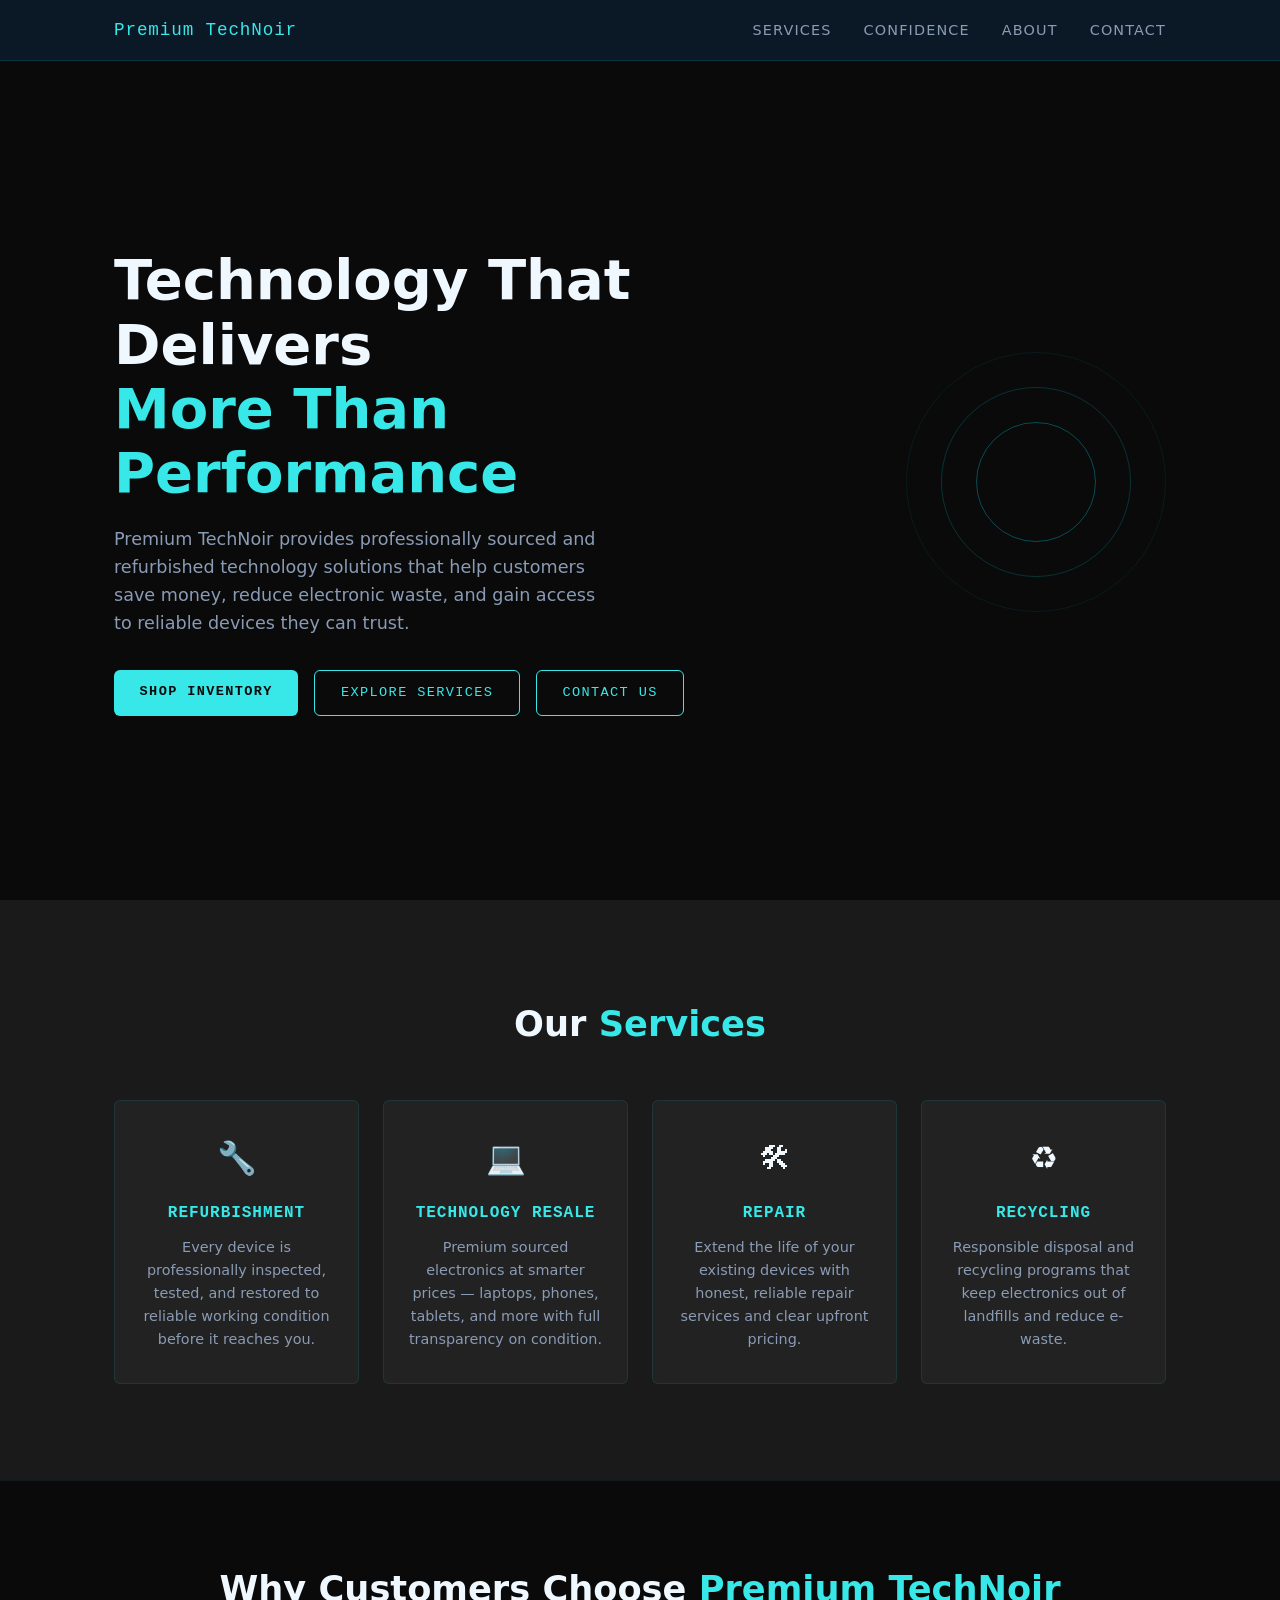
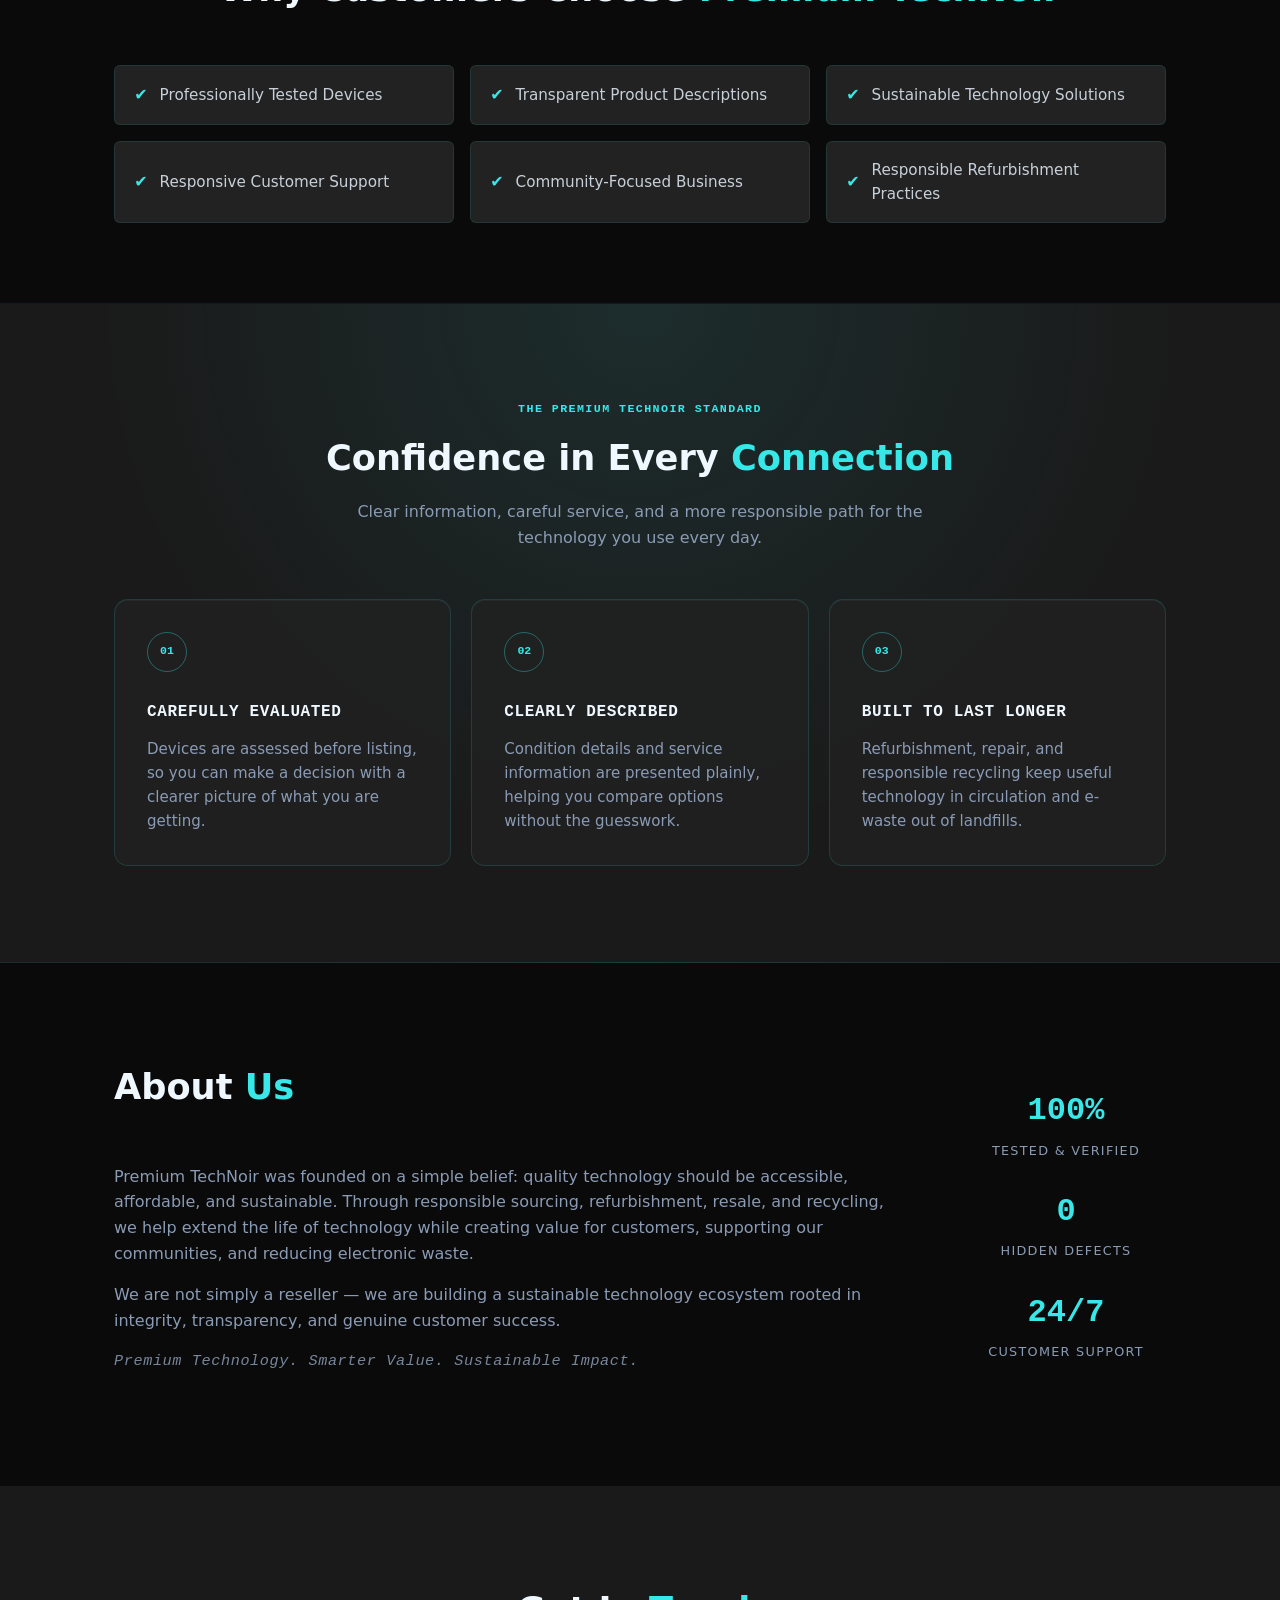
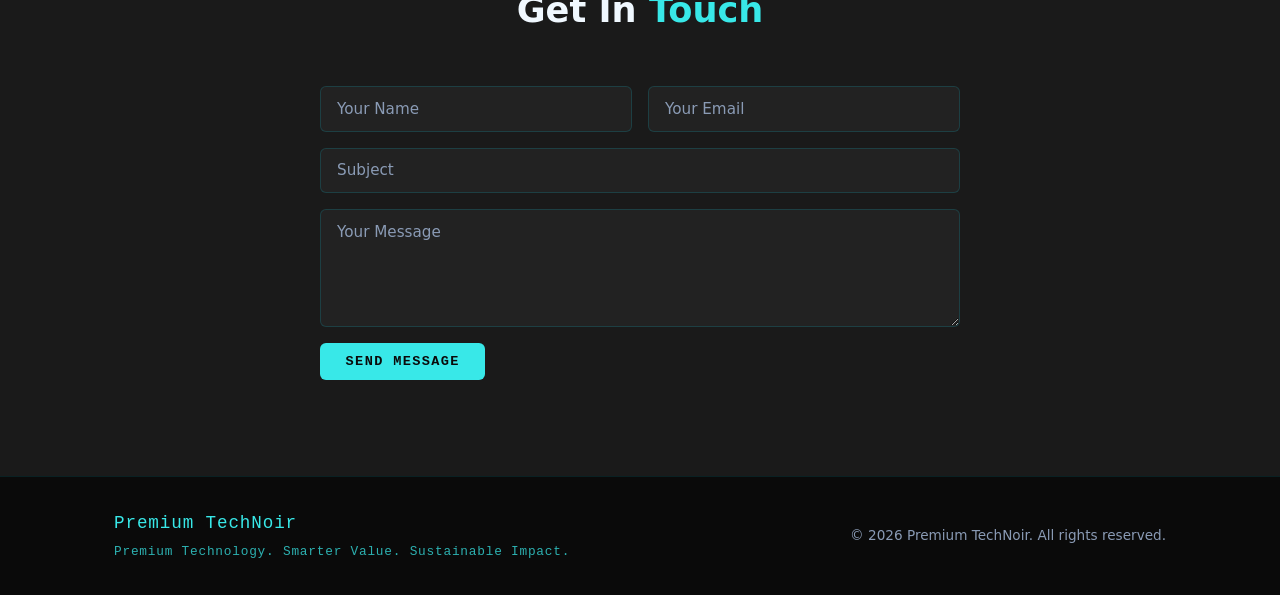
<file: index.html>
<!DOCTYPE html>
<html lang="en">
<head>
  <meta charset="UTF-8" />
  <meta name="viewport" content="width=device-width, initial-scale=1.0" />
  <title>Premium TechNoir — Premium Technology. Smarter Value. Sustainable Impact.</title>
  <meta name="description" content="Premium TechNoir provides professionally sourced and refurbished technology solutions focused on quality, value, and sustainability. Resale, refurbishment, repair, and recycling." />
  <meta name="theme-color" content="#38E8E8" />
  <meta property="og:title" content="Premium TechNoir" />
  <meta property="og:description" content="Premium Technology. Smarter Value. Sustainable Impact." />
  <meta property="og:type" content="website" />
  <link rel="icon" type="image/svg+xml" href="favicon.svg" />
  <link rel="stylesheet" href="styles.css" />
</head>
<body>
  <header class="site-header">
    <nav class="nav">
      <div class="nav-brand">
        <span class="brand-name">Premium TechNoir</span>
      </div>
      <ul class="nav-links" id="mainNav">
        <li><a href="#services">Services</a></li>
        <li><a href="#confidence">Confidence</a></li>
        <li><a href="#about">About</a></li>
        <li><a href="#contact">Contact</a></li>
      </ul>
      <button class="nav-toggle" aria-label="Toggle menu" aria-controls="mainNav" aria-expanded="false">&#9776;</button>
    </nav>
  </header>

  <main>
    <section class="hero">
      <div class="hero-content">
        <h1 class="hero-title">
          Technology That Delivers<br />
          <span class="accent">More Than Performance</span>
        </h1>
        <p class="hero-subtitle">
          Premium TechNoir provides professionally sourced and refurbished technology solutions that help customers save money, reduce electronic waste, and gain access to reliable devices they can trust.
        </p>
        <div class="hero-cta">
          <a href="inventory.html" class="btn btn-primary">Shop Inventory</a>
          <a href="#services" class="btn btn-outline">Explore Services</a>
          <a href="#contact" class="btn btn-outline">Contact Us</a>
        </div>
      </div>
      <div class="hero-graphic">
        <div class="shield-ring ring-1"></div>
        <div class="shield-ring ring-2"></div>
        <div class="shield-ring ring-3"></div>
      </div>
    </section>

    <section id="services" class="services">
      <div class="container">
        <h2 class="section-title">Our <span class="accent">Services</span></h2>
        <div class="services-grid">
          <div class="service-card">
            <div class="service-icon">&#128295;</div>
            <h3>Refurbishment</h3>
            <p>Every device is professionally inspected, tested, and restored to reliable working condition before it reaches you.</p>
          </div>
          <div class="service-card">
            <div class="service-icon">&#128187;</div>
            <h3>Technology Resale</h3>
            <p>Premium sourced electronics at smarter prices — laptops, phones, tablets, and more with full transparency on condition.</p>
          </div>
          <div class="service-card">
            <div class="service-icon">&#128736;</div>
            <h3>Repair</h3>
            <p>Extend the life of your existing devices with honest, reliable repair services and clear upfront pricing.</p>
          </div>
          <div class="service-card">
            <div class="service-icon">&#9851;</div>
            <h3>Recycling</h3>
            <p>Responsible disposal and recycling programs that keep electronics out of landfills and reduce e-waste.</p>
          </div>
        </div>
      </div>
    </section>

    <section class="trust">
      <div class="container">
        <h2 class="section-title">Why Customers Choose <span class="accent">Premium TechNoir</span></h2>
        <div class="trust-grid">
          <div class="trust-item"><span class="trust-check">&#10004;</span><span>Professionally Tested Devices</span></div>
          <div class="trust-item"><span class="trust-check">&#10004;</span><span>Transparent Product Descriptions</span></div>
          <div class="trust-item"><span class="trust-check">&#10004;</span><span>Sustainable Technology Solutions</span></div>
          <div class="trust-item"><span class="trust-check">&#10004;</span><span>Responsive Customer Support</span></div>
          <div class="trust-item"><span class="trust-check">&#10004;</span><span>Community-Focused Business</span></div>
          <div class="trust-item"><span class="trust-check">&#10004;</span><span>Responsible Refurbishment Practices</span></div>
        </div>
      </div>
    </section>

    <section id="confidence" class="confidence" aria-labelledby="confidence-title">
      <div class="container">
        <p class="section-eyebrow">The Premium TechNoir standard</p>
        <h2 class="section-title" id="confidence-title">Confidence in Every <span class="accent">Connection</span></h2>
        <p class="confidence-intro">Clear information, careful service, and a more responsible path for the technology you use every day.</p>
        <div class="confidence-grid">
          <article class="confidence-card">
            <span class="confidence-icon" aria-hidden="true">01</span>
            <h3>Carefully Evaluated</h3>
            <p>Devices are assessed before listing, so you can make a decision with a clearer picture of what you are getting.</p>
          </article>
          <article class="confidence-card">
            <span class="confidence-icon" aria-hidden="true">02</span>
            <h3>Clearly Described</h3>
            <p>Condition details and service information are presented plainly, helping you compare options without the guesswork.</p>
          </article>
          <article class="confidence-card">
            <span class="confidence-icon" aria-hidden="true">03</span>
            <h3>Built to Last Longer</h3>
            <p>Refurbishment, repair, and responsible recycling keep useful technology in circulation and e-waste out of landfills.</p>
          </article>
        </div>
      </div>
    </section>

    <section id="about" class="about">
      <div class="container about-inner">
        <div class="about-text">
          <h2 class="section-title">About <span class="accent">Us</span></h2>
          <p>
            Premium TechNoir was founded on a simple belief: quality technology should be accessible,
            affordable, and sustainable. Through responsible sourcing, refurbishment, resale, and
            recycling, we help extend the life of technology while creating value for customers,
            supporting our communities, and reducing electronic waste.
          </p>
          <p>
            We are not simply a reseller — we are building a sustainable technology ecosystem
            rooted in integrity, transparency, and genuine customer success.
          </p>
          <p class="tagline-block"><em>Premium Technology. Smarter Value. Sustainable Impact.</em></p>
        </div>
        <div class="about-stats">
          <div class="stat">
            <span class="stat-number accent">100%</span>
            <span class="stat-label">Tested & Verified</span>
          </div>
          <div class="stat">
            <span class="stat-number accent">0</span>
            <span class="stat-label">Hidden Defects</span>
          </div>
          <div class="stat">
            <span class="stat-number accent">24/7</span>
            <span class="stat-label">Customer Support</span>
          </div>
        </div>
      </div>
    </section>

    <section id="contact" class="contact">
      <div class="container">
        <h2 class="section-title">Get In <span class="accent">Touch</span></h2>
        <form class="contact-form" id="contactForm" action="mailto:directsales@premiumtechnoir.org" method="POST" enctype="text/plain">
          <div class="form-row">
            <label class="sr-only" for="contactName">Your Name</label>
            <input id="contactName" type="text" name="name" placeholder="Your Name" required />
            <label class="sr-only" for="contactEmail">Your Email</label>
            <input id="contactEmail" type="email" name="email" placeholder="Your Email" required />
          </div>
          <label class="sr-only" for="contactSubject">Subject</label>
          <input id="contactSubject" type="text" name="subject" placeholder="Subject" />
          <label class="sr-only" for="contactMessage">Your Message</label>
          <textarea id="contactMessage" name="message" rows="5" placeholder="Your Message" required></textarea>
          <button type="submit" class="btn btn-primary">Send Message</button>
        </form>
      </div>
    </section>
  </main>

  <footer class="site-footer">
    <div class="container">
      <div class="footer-brand">
        <span class="brand-name">Premium TechNoir</span>
        <p class="footer-motto">Premium Technology. Smarter Value. Sustainable Impact.</p>
      </div>
      <p class="footer-copy">&copy; 2026 Premium TechNoir. All rights reserved.</p>
    </div>
  </footer>

  <script src="script.js"></script>
</body>
</html>
</file>
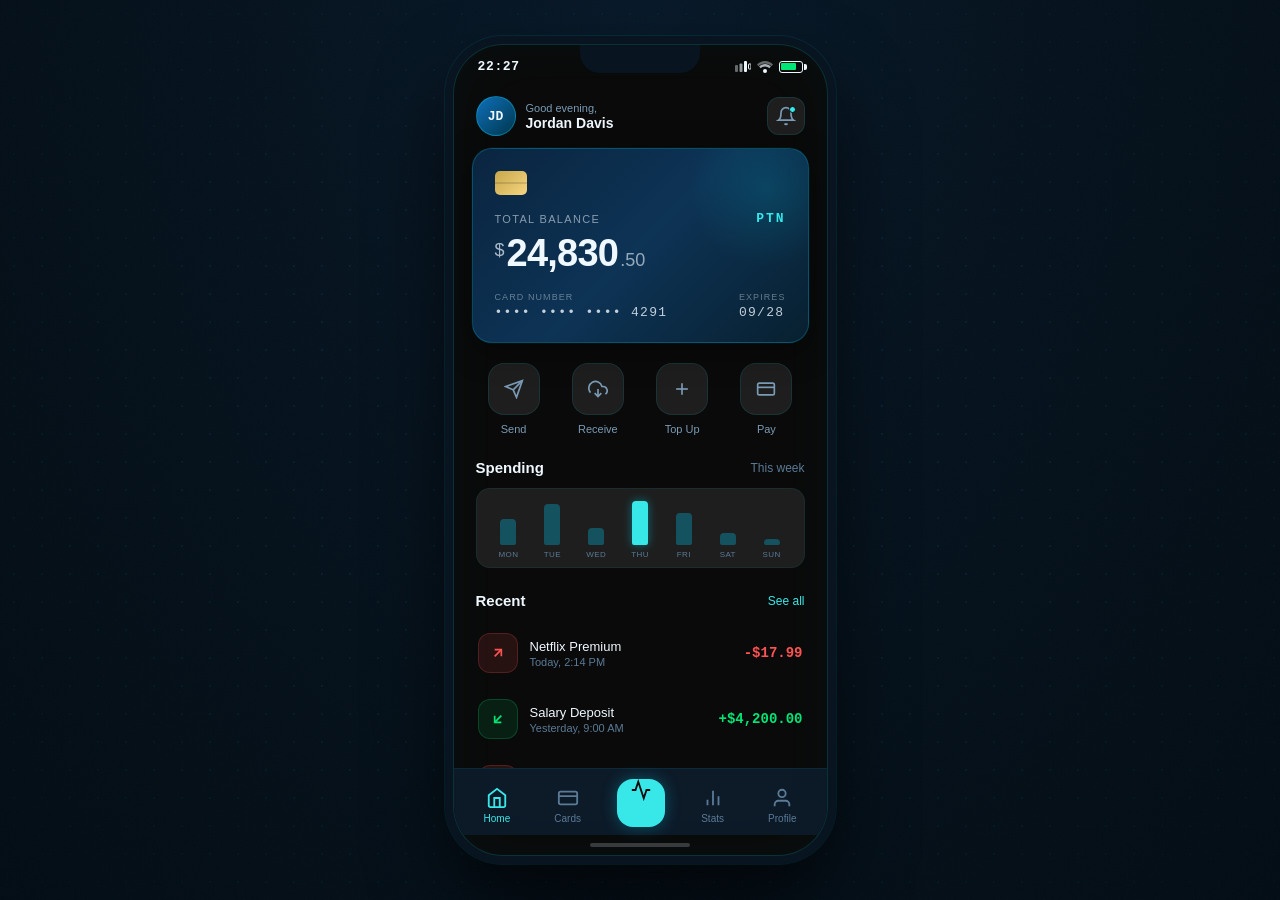
<file: app.html>
<!DOCTYPE html>
<html lang="en">
<head>
  <meta charset="UTF-8" />
  <meta name="viewport" content="width=device-width, initial-scale=1.0" />
  <meta name="robots" content="noindex, nofollow" />
  <title>Premium TechNoir — Payment Prototype</title>
  <link rel="icon" type="image/svg+xml" href="favicon.svg" />
  <link rel="stylesheet" href="app.css" />
</head>
<body>

  <!-- Animated background -->
  <div class="bg" aria-hidden="true">
    <div class="orb orb-1"></div>
    <div class="orb orb-2"></div>
    <div class="orb orb-3"></div>
    <div class="orb orb-4"></div>
    <div class="mesh-grid"></div>
    <div class="noise"></div>
  </div>

  <div class="scene">
    <div class="phone">

      <!-- Status bar -->
      <div class="status-bar">
        <span class="time" id="clock">9:41</span>
        <div class="status-icons">
          <svg width="16" height="11" viewBox="0 0 16 11"><rect x="0" y="4" width="3" height="7" rx="1" fill="currentColor" opacity=".4"/><rect x="4.5" y="2.5" width="3" height="8.5" rx="1" fill="currentColor" opacity=".6"/><rect x="9" y="0" width="3" height="11" rx="1" fill="currentColor"/><rect x="13.5" y="3" width="2.5" height="5" rx="0.5" fill="none" stroke="currentColor" stroke-width="1"/></svg>
          <svg width="16" height="12" viewBox="0 0 16 12"><path d="M8 2.5C10.5 2.5 12.8 3.5 14.4 5.2L16 3.5C13.9 1.3 11.1 0 8 0S2.1 1.3 0 3.5L1.6 5.2C3.2 3.5 5.5 2.5 8 2.5Z" fill="currentColor" opacity=".4"/><path d="M8 5.5C9.7 5.5 11.2 6.2 12.3 7.3L13.9 5.6C12.3 3.9 10.3 3 8 3S3.7 3.9 2.1 5.6L3.7 7.3C4.8 6.2 6.3 5.5 8 5.5Z" fill="currentColor" opacity=".7"/><circle cx="8" cy="10" r="2" fill="currentColor"/></svg>
          <div class="battery">
            <div class="battery-fill" style="width:78%"></div>
          </div>
        </div>
      </div>

      <!-- App content -->
      <div class="app">

        <!-- Screen: Home -->
        <div class="screen active" id="screen-home">
          <div class="app-header">
            <div class="user-info">
              <div class="avatar">JD</div>
              <div>
                <p class="greeting">Good evening,</p>
                <p class="username">Jordan Davis</p>
              </div>
            </div>
            <button class="icon-btn notif-btn" aria-label="Notifications">
              <svg width="20" height="20" viewBox="0 0 24 24" fill="none" stroke="currentColor" stroke-width="2"><path d="M18 8A6 6 0 0 0 6 8c0 7-3 9-3 9h18s-3-2-3-9"/><path d="M13.73 21a2 2 0 0 1-3.46 0"/></svg>
              <span class="notif-dot"></span>
            </button>
          </div>

          <!-- Balance card -->
          <div class="balance-card">
            <div class="card-chip"></div>
            <div class="card-top">
              <span class="card-label">Total Balance</span>
              <span class="card-brand">PTN</span>
            </div>
            <div class="card-balance">
              <span class="currency">$</span>
              <span class="amount" id="balanceAmount">24,830</span>
              <span class="cents">.50</span>
            </div>
            <div class="card-bottom">
              <div>
                <p class="card-meta">Card number</p>
                <p class="card-number">•••• •••• •••• 4291</p>
              </div>
              <div class="card-expiry-wrap">
                <p class="card-meta">Expires</p>
                <p class="card-number">09/28</p>
              </div>
            </div>
            <div class="card-glow"></div>
          </div>

          <!-- Quick actions -->
          <div class="quick-actions">
            <button class="action-btn" data-action="send">
              <div class="action-icon">
                <svg width="20" height="20" viewBox="0 0 24 24" fill="none" stroke="currentColor" stroke-width="2"><line x1="22" y1="2" x2="11" y2="13"/><polygon points="22 2 15 22 11 13 2 9 22 2"/></svg>
              </div>
              <span>Send</span>
            </button>
            <button class="action-btn" data-action="receive">
              <div class="action-icon">
                <svg width="20" height="20" viewBox="0 0 24 24" fill="none" stroke="currentColor" stroke-width="2"><polyline points="8 17 12 21 16 17"/><line x1="12" y1="12" x2="12" y2="21"/><path d="M20.88 18.09A5 5 0 0 0 18 9h-1.26A8 8 0 1 0 3 16.29"/></svg>
              </div>
              <span>Receive</span>
            </button>
            <button class="action-btn" data-action="topup">
              <div class="action-icon">
                <svg width="20" height="20" viewBox="0 0 24 24" fill="none" stroke="currentColor" stroke-width="2"><line x1="12" y1="5" x2="12" y2="19"/><line x1="5" y1="12" x2="19" y2="12"/></svg>
              </div>
              <span>Top Up</span>
            </button>
            <button class="action-btn" data-action="pay">
              <div class="action-icon">
                <svg width="20" height="20" viewBox="0 0 24 24" fill="none" stroke="currentColor" stroke-width="2"><rect x="2" y="5" width="20" height="14" rx="2"/><line x1="2" y1="10" x2="22" y2="10"/></svg>
              </div>
              <span>Pay</span>
            </button>
          </div>

          <!-- Spending graph -->
          <div class="section-header">
            <span class="section-title">Spending</span>
            <span class="section-sub">This week</span>
          </div>
          <div class="spending-chart">
            <div class="bars">
              <div class="bar-wrap"><div class="bar" style="--h:45%"></div><span>Mon</span></div>
              <div class="bar-wrap"><div class="bar" style="--h:70%"></div><span>Tue</span></div>
              <div class="bar-wrap"><div class="bar" style="--h:30%"></div><span>Wed</span></div>
              <div class="bar-wrap"><div class="bar active" style="--h:88%"></div><span>Thu</span></div>
              <div class="bar-wrap"><div class="bar" style="--h:55%"></div><span>Fri</span></div>
              <div class="bar-wrap"><div class="bar" style="--h:20%"></div><span>Sat</span></div>
              <div class="bar-wrap"><div class="bar" style="--h:10%"></div><span>Sun</span></div>
            </div>
          </div>

          <!-- Transactions -->
          <div class="section-header">
            <span class="section-title">Recent</span>
            <button class="see-all">See all</button>
          </div>
          <div class="transactions">
            <div class="txn">
              <div class="txn-icon txn-out">
                <svg width="16" height="16" viewBox="0 0 24 24" fill="none" stroke="currentColor" stroke-width="2.5"><line x1="7" y1="17" x2="17" y2="7"/><polyline points="7 7 17 7 17 17"/></svg>
              </div>
              <div class="txn-info">
                <p class="txn-name">Netflix Premium</p>
                <p class="txn-date">Today, 2:14 PM</p>
              </div>
              <span class="txn-amount out">-$17.99</span>
            </div>
            <div class="txn">
              <div class="txn-icon txn-in">
                <svg width="16" height="16" viewBox="0 0 24 24" fill="none" stroke="currentColor" stroke-width="2.5"><line x1="17" y1="7" x2="7" y2="17"/><polyline points="17 17 7 17 7 7"/></svg>
              </div>
              <div class="txn-info">
                <p class="txn-name">Salary Deposit</p>
                <p class="txn-date">Yesterday, 9:00 AM</p>
              </div>
              <span class="txn-amount in">+$4,200.00</span>
            </div>
            <div class="txn">
              <div class="txn-icon txn-out">
                <svg width="16" height="16" viewBox="0 0 24 24" fill="none" stroke="currentColor" stroke-width="2.5"><line x1="7" y1="17" x2="17" y2="7"/><polyline points="7 7 17 7 17 17"/></svg>
              </div>
              <div class="txn-info">
                <p class="txn-name">AWS Cloud Services</p>
                <p class="txn-date">Jun 26, 11:32 AM</p>
              </div>
              <span class="txn-amount out">-$243.00</span>
            </div>
            <div class="txn">
              <div class="txn-icon txn-in">
                <svg width="16" height="16" viewBox="0 0 24 24" fill="none" stroke="currentColor" stroke-width="2.5"><line x1="17" y1="7" x2="7" y2="17"/><polyline points="17 17 7 17 7 7"/></svg>
              </div>
              <div class="txn-info">
                <p class="txn-name">Client Payment — Acme</p>
                <p class="txn-date">Jun 25, 3:45 PM</p>
              </div>
              <span class="txn-amount in">+$1,500.00</span>
            </div>
          </div>
        </div>

        <!-- Screen: Send -->
        <div class="screen" id="screen-send">
          <div class="modal-header">
            <button class="back-btn" data-back="home">
              <svg width="20" height="20" viewBox="0 0 24 24" fill="none" stroke="currentColor" stroke-width="2"><polyline points="15 18 9 12 15 6"/></svg>
            </button>
            <h2>Send Money</h2>
            <span></span>
          </div>
          <div class="send-form">
            <label class="input-label">Recipient</label>
            <input class="app-input" type="text" placeholder="Name or address" />
            <label class="input-label">Amount</label>
            <div class="amount-input-wrap">
              <span class="amount-prefix">$</span>
              <input class="app-input amount-input" type="number" placeholder="0.00" />
            </div>
            <label class="input-label">Note (optional)</label>
            <input class="app-input" type="text" placeholder="What's it for?" />
            <button class="app-btn">Send Now</button>
          </div>
        </div>

        <!-- Screen: Receive -->
        <div class="screen" id="screen-receive">
          <div class="modal-header">
            <button class="back-btn" data-back="home">
              <svg width="20" height="20" viewBox="0 0 24 24" fill="none" stroke="currentColor" stroke-width="2"><polyline points="15 18 9 12 15 6"/></svg>
            </button>
            <h2>Receive</h2>
            <span></span>
          </div>
          <div class="receive-content">
            <p class="receive-sub">Share your QR code or address to receive funds</p>
            <div class="qr-frame">
              <div class="qr-inner">
                <div class="qr-grid" id="qrGrid"></div>
              </div>
            </div>
            <p class="wallet-address">PTN · 4A9F · B2C1 · 8E3D</p>
            <button class="app-btn outline">Copy Address</button>
          </div>
        </div>

      </div>

      <!-- Bottom nav -->
      <nav class="bottom-nav">
        <button class="nav-item active" data-screen="home">
          <svg width="22" height="22" viewBox="0 0 24 24" fill="none" stroke="currentColor" stroke-width="2"><path d="M3 9l9-7 9 7v11a2 2 0 0 1-2 2H5a2 2 0 0 1-2-2z"/><polyline points="9 22 9 12 15 12 15 22"/></svg>
          <span>Home</span>
        </button>
        <button class="nav-item" data-screen="cards">
          <svg width="22" height="22" viewBox="0 0 24 24" fill="none" stroke="currentColor" stroke-width="2"><rect x="2" y="5" width="20" height="14" rx="2"/><line x1="2" y1="10" x2="22" y2="10"/></svg>
          <span>Cards</span>
        </button>
        <button class="nav-item nav-center" data-screen="scan">
          <svg width="22" height="22" viewBox="0 0 24 24" fill="none" stroke="currentColor" stroke-width="2"><polyline points="22 12 18 12 15 21 9 3 6 12 2 12"/></svg>
        </button>
        <button class="nav-item" data-screen="analytics">
          <svg width="22" height="22" viewBox="0 0 24 24" fill="none" stroke="currentColor" stroke-width="2"><line x1="18" y1="20" x2="18" y2="10"/><line x1="12" y1="20" x2="12" y2="4"/><line x1="6" y1="20" x2="6" y2="14"/></svg>
          <span>Stats</span>
        </button>
        <button class="nav-item" data-screen="profile">
          <svg width="22" height="22" viewBox="0 0 24 24" fill="none" stroke="currentColor" stroke-width="2"><path d="M20 21v-2a4 4 0 0 0-4-4H8a4 4 0 0 0-4 4v2"/><circle cx="12" cy="7" r="4"/></svg>
          <span>Profile</span>
        </button>
      </nav>

      <!-- Home bar -->
      <div class="home-bar"></div>
    </div>
  </div>

  <script src="app.js"></script>
</body>
</html>
</file>
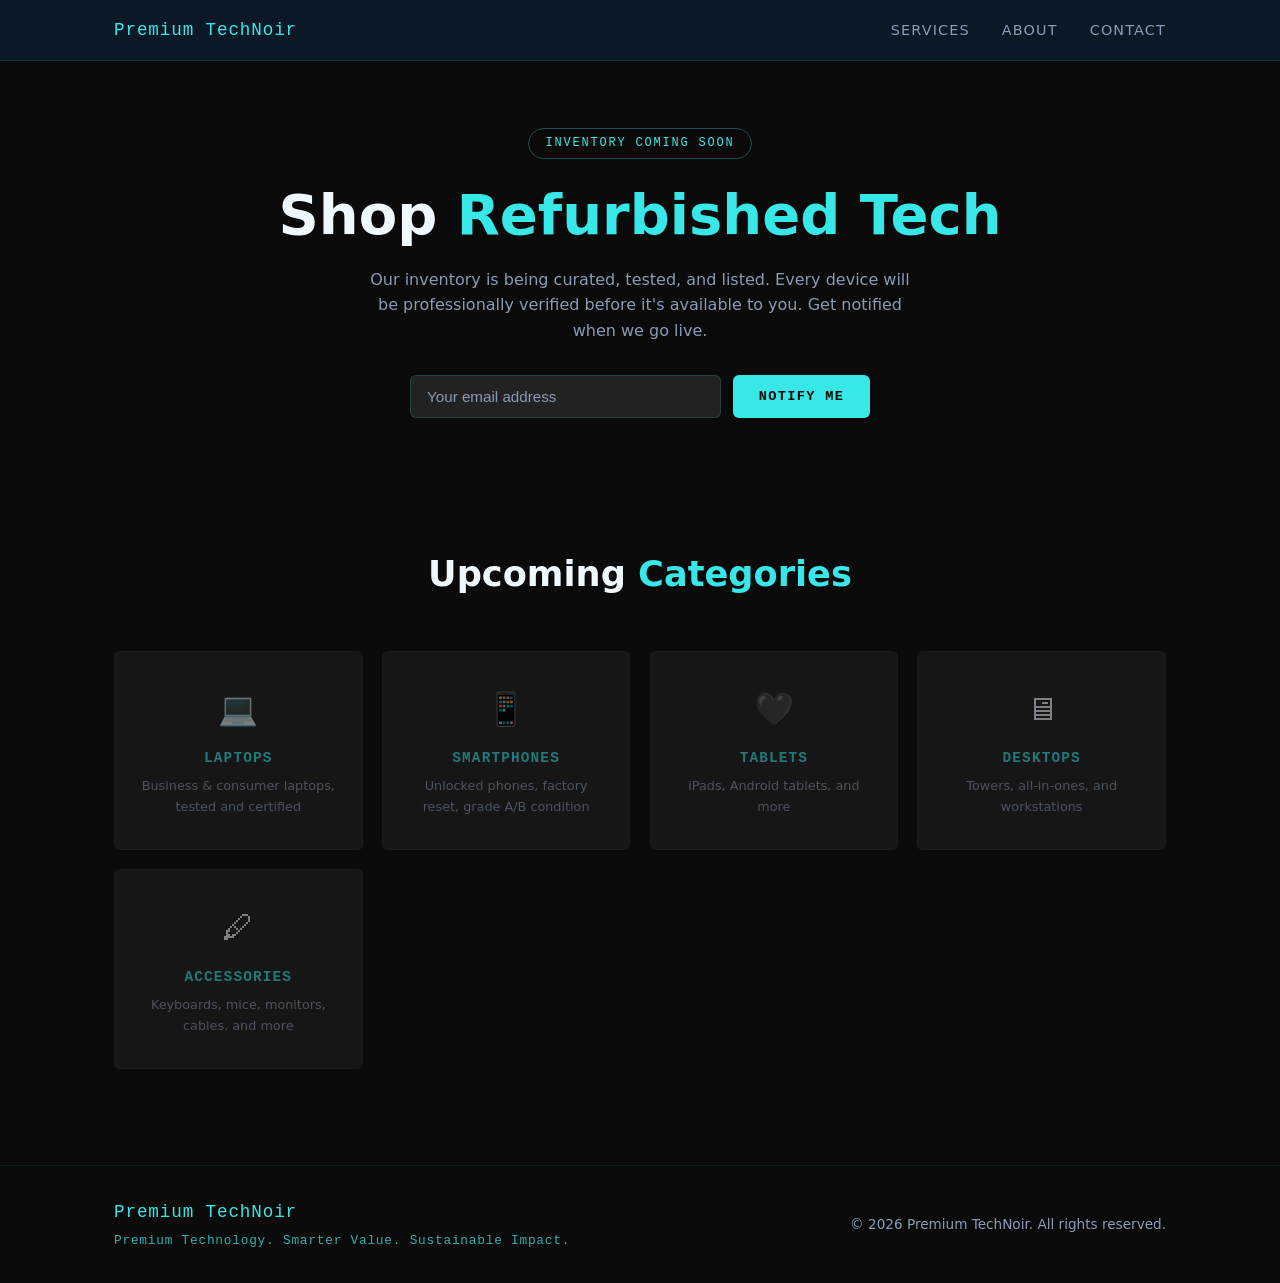
<file: inventory.html>
<!DOCTYPE html>
<html lang="en">
<head>
  <meta charset="UTF-8" />
  <meta name="viewport" content="width=device-width, initial-scale=1.0" />
  <title>Shop Inventory — Premium TechNoir</title>
  <meta name="description" content="Browse Premium TechNoir's professionally tested and refurbished electronics inventory." />
  <link rel="icon" type="image/svg+xml" href="favicon.svg" />
  <link rel="stylesheet" href="styles.css" />
  <style>
    .inventory-hero {
      padding: 8rem 0 4rem;
      text-align: center;
    }
    .inventory-hero p {
      color: var(--muted);
      max-width: 560px;
      margin: 1rem auto 2rem;
    }
    .coming-soon-badge {
      display: inline-block;
      font-family: var(--font-mono);
      font-size: 0.75rem;
      letter-spacing: 0.15em;
      text-transform: uppercase;
      color: var(--cyan);
      border: 1px solid rgba(56,232,232,0.3);
      border-radius: 20px;
      padding: 0.3rem 1rem;
      margin-bottom: 1.5rem;
    }
    .notify-form {
      display: flex;
      gap: 0.75rem;
      justify-content: center;
      flex-wrap: wrap;
      max-width: 460px;
      margin: 0 auto;
    }
    .notify-form input {
      flex: 1;
      background: var(--navy-light);
      border: 1px solid rgba(56,232,232,0.15);
      border-radius: var(--radius);
      padding: 0.75rem 1rem;
      color: var(--white);
      font-size: 0.95rem;
      min-width: 200px;
    }
    .notify-form input:focus {
      outline: none;
      border-color: var(--cyan);
    }
    .notify-form input::placeholder { color: var(--muted); }
    .categories {
      padding: 4rem 0 6rem;
    }
    .cat-grid {
      display: grid;
      grid-template-columns: repeat(auto-fit, minmax(200px, 1fr));
      gap: 1.2rem;
    }
    .cat-card {
      background: var(--navy-light);
      border: 1px solid rgba(56,232,232,0.08);
      border-radius: var(--radius);
      padding: 2rem 1.5rem;
      text-align: center;
      opacity: 0.5;
    }
    .cat-card .service-icon { font-size: 2rem; margin-bottom: 0.75rem; }
    .cat-card h3 {
      font-family: var(--font-mono);
      font-size: 0.9rem;
      color: var(--cyan);
      letter-spacing: 0.08em;
      text-transform: uppercase;
    }
    .cat-card p { font-size: 0.8rem; color: var(--muted); margin-top: 0.4rem; }
  </style>
</head>
<body>
  <header class="site-header">
    <nav class="nav">
      <div class="nav-brand">
        <a href="index.html" style="text-decoration:none"><span class="brand-name">Premium TechNoir</span></a>
      </div>
      <ul class="nav-links" id="mainNav">
        <li><a href="index.html#services">Services</a></li>
        <li><a href="index.html#about">About</a></li>
        <li><a href="index.html#contact">Contact</a></li>
      </ul>
      <button class="nav-toggle" aria-label="Toggle menu" aria-controls="mainNav" aria-expanded="false">&#9776;</button>
    </nav>
  </header>

  <main>
    <section class="inventory-hero">
      <div class="container">
        <span class="coming-soon-badge">Inventory Coming Soon</span>
        <h1 class="hero-title">Shop <span class="accent">Refurbished Tech</span></h1>
        <p>Our inventory is being curated, tested, and listed. Every device will be professionally verified before it's available to you. Get notified when we go live.</p>
        <form class="notify-form" action="mailto:directsales@premiumtechnoir.org" method="POST" enctype="text/plain">
          <input type="hidden" name="subject" value="Inventory Notification Request" />
          <label class="sr-only" for="notifyEmail">Your email address</label>
          <input id="notifyEmail" type="email" name="email" placeholder="Your email address" required />
          <button type="submit" class="btn btn-primary">Notify Me</button>
        </form>
      </div>
    </section>

    <section class="categories">
      <div class="container">
        <h2 class="section-title">Upcoming <span class="accent">Categories</span></h2>
        <div class="cat-grid">
          <div class="cat-card">
            <div class="service-icon">&#128187;</div>
            <h3>Laptops</h3>
            <p>Business & consumer laptops, tested and certified</p>
          </div>
          <div class="cat-card">
            <div class="service-icon">&#128241;</div>
            <h3>Smartphones</h3>
            <p>Unlocked phones, factory reset, grade A/B condition</p>
          </div>
          <div class="cat-card">
            <div class="service-icon">&#128420;</div>
            <h3>Tablets</h3>
            <p>iPads, Android tablets, and more</p>
          </div>
          <div class="cat-card">
            <div class="service-icon">&#128421;</div>
            <h3>Desktops</h3>
            <p>Towers, all-in-ones, and workstations</p>
          </div>
          <div class="cat-card">
            <div class="service-icon">&#128394;</div>
            <h3>Accessories</h3>
            <p>Keyboards, mice, monitors, cables, and more</p>
          </div>
        </div>
      </div>
    </section>
  </main>

  <footer class="site-footer">
    <div class="container">
      <div class="footer-brand">
        <span class="brand-name">Premium TechNoir</span>
        <p class="footer-motto">Premium Technology. Smarter Value. Sustainable Impact.</p>
      </div>
      <p class="footer-copy">&copy; 2026 Premium TechNoir. All rights reserved.</p>
    </div>
  </footer>

  <script src="script.js"></script>
</body>
</html>
</file>
<file: styles.css>
/* ── Brand tokens ── */
:root {
  --cyan:       #38E8E8;
  --cyan-dim:   #0F6FB8;
  --silver:     #C7D0D9;
  --navy:       #0A0A0A;
  --navy-mid:   #1A1A1A;
  --navy-light: #222222;
  --white:      #F0F8FF;
  --muted:      #8A9BB5;
  --font-mono:  'Courier New', Courier, monospace;
  --font-sans:  'Segoe UI', system-ui, sans-serif;
  --radius:     6px;
  --transition: 0.25s ease;
}

/* ── Reset ── */
*, *::before, *::after { box-sizing: border-box; margin: 0; padding: 0; }
html { scroll-behavior: smooth; }

body {
  background: var(--navy);
  color: var(--white);
  font-family: var(--font-sans);
  line-height: 1.6;
}

a { color: var(--cyan); text-decoration: none; }
a:hover { color: var(--white); }

.container {
  max-width: 1100px;
  margin: 0 auto;
  padding: 0 1.5rem;
}

.accent { color: var(--cyan); }

.sr-only {
  position: absolute;
  width: 1px;
  height: 1px;
  padding: 0;
  margin: -1px;
  overflow: hidden;
  clip: rect(0, 0, 0, 0);
  white-space: nowrap;
  border: 0;
}

/* ── Header / Nav ── */
.site-header {
  position: fixed;
  top: 0; left: 0; right: 0;
  z-index: 100;
  background: rgba(13, 27, 42, 0.92);
  backdrop-filter: blur(8px);
  border-bottom: 1px solid rgba(0, 229, 255, 0.15);
}

.nav {
  max-width: 1100px;
  margin: 0 auto;
  padding: 1rem 1.5rem;
  display: flex;
  align-items: center;
  justify-content: space-between;
}

.brand-name {
  font-family: var(--font-mono);
  font-size: 1.1rem;
  color: var(--cyan);
  letter-spacing: 0.05em;
}

.nav-links {
  list-style: none;
  display: flex;
  gap: 2rem;
}

.nav-links a {
  font-size: 0.9rem;
  letter-spacing: 0.08em;
  text-transform: uppercase;
  color: var(--muted);
  transition: color var(--transition);
}

.nav-links a:hover { color: var(--cyan); }

.nav-toggle {
  display: none;
  background: none;
  border: none;
  color: var(--cyan);
  font-size: 1.4rem;
  cursor: pointer;
}

/* ── Buttons ── */
.btn {
  display: inline-block;
  padding: 0.7rem 1.6rem;
  border-radius: var(--radius);
  font-family: var(--font-mono);
  font-size: 0.85rem;
  letter-spacing: 0.1em;
  text-transform: uppercase;
  transition: all var(--transition);
  cursor: pointer;
  border: none;
}

.btn-primary {
  background: var(--cyan);
  color: var(--navy);
  font-weight: 700;
}

.btn-primary:hover {
  background: var(--white);
  color: var(--navy);
  transform: translateY(-2px);
  box-shadow: 0 0 20px rgba(0, 229, 255, 0.4);
}

.btn-outline {
  background: transparent;
  color: var(--cyan);
  border: 1px solid var(--cyan);
}

.btn-outline:hover {
  background: rgba(0, 229, 255, 0.1);
  transform: translateY(-2px);
}

/* ── Hero ── */
.hero {
  min-height: 100vh;
  display: flex;
  align-items: center;
  padding: 8rem 1.5rem 4rem;
  max-width: 1100px;
  margin: 0 auto;
  gap: 3rem;
}

.hero-content { flex: 1; }

.hero-title {
  font-size: clamp(2rem, 5vw, 3.5rem);
  font-weight: 700;
  line-height: 1.15;
  margin-bottom: 1.2rem;
}

.hero-subtitle {
  font-size: 1.1rem;
  color: var(--muted);
  max-width: 500px;
  margin-bottom: 2rem;
}

.hero-cta { display: flex; gap: 1rem; flex-wrap: wrap; }

/* ── Animated rings (decorative) ── */
.hero-graphic {
  flex: 0 0 260px;
  position: relative;
  height: 260px;
  display: flex;
  align-items: center;
  justify-content: center;
}

.shield-ring {
  position: absolute;
  border-radius: 50%;
  border: 1px solid rgba(0, 229, 255, 0.3);
  animation: pulse 3s ease-in-out infinite;
}

.ring-1 { width: 120px; height: 120px; animation-delay: 0s; }
.ring-2 { width: 190px; height: 190px; animation-delay: 0.6s; border-color: rgba(0, 229, 255, 0.18); }
.ring-3 { width: 260px; height: 260px; animation-delay: 1.2s; border-color: rgba(0, 229, 255, 0.08); }

@keyframes pulse {
  0%, 100% { transform: scale(1);   opacity: 1; }
  50%       { transform: scale(1.05); opacity: 0.6; }
}

/* ── Services ── */
.services {
  padding: 6rem 0;
  background: var(--navy-mid);
}

.section-title {
  font-size: clamp(1.5rem, 3vw, 2.2rem);
  font-weight: 700;
  margin-bottom: 3rem;
  text-align: center;
}

.services-grid {
  display: grid;
  grid-template-columns: repeat(auto-fit, minmax(220px, 1fr));
  gap: 1.5rem;
}

.service-card {
  background: var(--navy-light);
  border: 1px solid rgba(0, 229, 255, 0.1);
  border-radius: var(--radius);
  padding: 2rem 1.5rem;
  text-align: center;
  transition: border-color var(--transition), transform var(--transition), box-shadow var(--transition);
}

.service-card:hover {
  border-color: var(--cyan);
  transform: translateY(-4px);
  box-shadow: 0 0 24px rgba(0, 229, 255, 0.15);
}

.service-icon {
  font-size: 2rem;
  margin-bottom: 1rem;
}

.service-card h3 {
  font-family: var(--font-mono);
  color: var(--cyan);
  margin-bottom: 0.6rem;
  font-size: 1rem;
  letter-spacing: 0.06em;
  text-transform: uppercase;
}

.service-card p { color: var(--muted); font-size: 0.9rem; }

/* ── Trust section ── */
.trust {
  padding: 5rem 0;
  background: var(--navy);
  border-top: 1px solid rgba(56, 232, 232, 0.08);
  border-bottom: 1px solid rgba(56, 232, 232, 0.08);
}

.trust-grid {
  display: grid;
  grid-template-columns: repeat(auto-fit, minmax(260px, 1fr));
  gap: 1rem;
}

.trust-item {
  display: flex;
  align-items: center;
  gap: 0.75rem;
  padding: 1rem 1.2rem;
  background: var(--navy-light);
  border: 1px solid rgba(56, 232, 232, 0.1);
  border-radius: var(--radius);
  font-size: 0.95rem;
  color: var(--silver);
  transition: border-color var(--transition), color var(--transition);
}

.trust-item:hover {
  border-color: var(--cyan);
  color: var(--white);
}

.trust-check {
  color: var(--cyan);
  font-size: 1rem;
  flex-shrink: 0;
}

/* ── Customer confidence ── */
.confidence {
  padding: 6rem 0;
  background:
    radial-gradient(circle at 50% 0, rgba(56, 232, 232, 0.09), transparent 34rem),
    var(--navy-mid);
  border-bottom: 1px solid rgba(56, 232, 232, 0.08);
}

.section-eyebrow {
  margin-bottom: 0.65rem;
  color: var(--cyan);
  font-family: var(--font-mono);
  font-size: 0.73rem;
  font-weight: 700;
  letter-spacing: 0.12em;
  text-align: center;
  text-transform: uppercase;
}

.confidence .section-title { margin-bottom: 0.85rem; }

.confidence-intro {
  max-width: 620px;
  margin: 0 auto;
  color: var(--muted);
  text-align: center;
}

.confidence-grid {
  display: grid;
  grid-template-columns: repeat(3, minmax(0, 1fr));
  gap: 1.25rem;
  margin-top: 3rem;
}

.confidence-card {
  min-height: 245px;
  padding: 2rem;
  background: rgba(34, 34, 34, 0.72);
  border: 1px solid rgba(56, 232, 232, 0.14);
  border-radius: 14px;
  box-shadow: inset 0 1px 0 rgba(240, 248, 255, 0.04);
  transition: transform var(--transition), border-color var(--transition), box-shadow var(--transition);
}

.confidence-card:hover {
  border-color: rgba(56, 232, 232, 0.65);
  box-shadow: 0 18px 38px rgba(0, 0, 0, 0.24), 0 0 28px rgba(56, 232, 232, 0.1);
  transform: translateY(-5px);
}

.confidence-icon {
  display: inline-grid;
  width: 2.5rem;
  height: 2.5rem;
  place-items: center;
  margin-bottom: 1.75rem;
  border: 1px solid rgba(56, 232, 232, 0.35);
  border-radius: 50%;
  color: var(--cyan);
  font-family: var(--font-mono);
  font-size: 0.72rem;
  font-weight: 700;
}

.confidence-card h3 {
  margin-bottom: 0.75rem;
  color: var(--white);
  font-family: var(--font-mono);
  font-size: 1rem;
  letter-spacing: 0.04em;
  text-transform: uppercase;
}

.confidence-card p { color: var(--muted); font-size: 0.94rem; }

/* ── About ── */
.about { padding: 6rem 0; }

.about .section-title { text-align: left; }

.about-inner {
  display: flex;
  gap: 4rem;
  align-items: center;
  flex-wrap: wrap;
}

.about-text { flex: 1; min-width: 280px; }
.about-text p { color: var(--muted); margin-bottom: 1rem; }

.about-stats {
  display: flex;
  flex-direction: column;
  gap: 1.5rem;
  flex: 0 0 200px;
}

.stat { text-align: center; }

.stat-number {
  display: block;
  font-family: var(--font-mono);
  font-size: 2rem;
  font-weight: 700;
}

.stat-label {
  font-size: 0.8rem;
  text-transform: uppercase;
  letter-spacing: 0.1em;
  color: var(--muted);
}

/* ── Contact ── */
.contact {
  padding: 6rem 0;
  background: var(--navy-mid);
}

.contact-form {
  display: flex;
  flex-direction: column;
  gap: 1rem;
  max-width: 640px;
  margin: 0 auto;
}

.form-row {
  display: grid;
  grid-template-columns: 1fr 1fr;
  gap: 1rem;
}

.contact-form input,
.contact-form textarea {
  background: var(--navy-light);
  border: 1px solid rgba(0, 229, 255, 0.15);
  border-radius: var(--radius);
  padding: 0.8rem 1rem;
  color: var(--white);
  font-family: var(--font-sans);
  font-size: 0.95rem;
  transition: border-color var(--transition);
  width: 100%;
}

.contact-form input:focus,
.contact-form textarea:focus {
  outline: none;
  border-color: var(--cyan);
  box-shadow: 0 0 0 2px rgba(0, 229, 255, 0.15);
}

.contact-form input::placeholder,
.contact-form textarea::placeholder { color: var(--muted); }

.contact-form .btn { align-self: flex-start; }

/* ── Footer ── */
.site-footer {
  border-top: 1px solid rgba(0, 229, 255, 0.1);
  padding: 2rem 0;
}

.site-footer .container {
  display: flex;
  align-items: center;
  justify-content: space-between;
  flex-wrap: wrap;
  gap: 1rem;
}

.footer-brand { display: flex; flex-direction: column; gap: 0.3rem; }
.footer-motto { font-size: 0.8rem; color: var(--cyan); font-family: var(--font-mono); letter-spacing: 0.06em; opacity: 0.75; }
.footer-copy { color: var(--muted); font-size: 0.85rem; }

.tagline-block {
  margin-top: 1rem;
  font-size: 0.95rem;
  color: var(--cyan);
  font-family: var(--font-mono);
  letter-spacing: 0.04em;
  opacity: 0.85;
}

/* ── Mobile ── */
@media (max-width: 768px) {
  .nav-links { display: none; }
  .nav-links.open {
    display: flex;
    flex-direction: column;
    position: absolute;
    top: 100%;
    left: 0; right: 0;
    background: var(--navy-mid);
    padding: 1.5rem;
    border-bottom: 1px solid rgba(0, 229, 255, 0.1);
    gap: 1rem;
  }
  .nav-toggle { display: block; }
  .hero { flex-direction: column; text-align: center; }
  .hero-graphic { display: none; }
  .hero-cta { justify-content: center; }
  .form-row { grid-template-columns: 1fr; }
  .about-stats { flex-direction: row; flex: unset; width: 100%; justify-content: space-around; }
  .confidence-grid { grid-template-columns: 1fr; }
  .confidence-card { min-height: auto; }
}

@media (prefers-reduced-motion: reduce) {
  *, *::before, *::after {
    scroll-behavior: auto !important;
    transition-duration: 0.01ms !important;
    animation-duration: 0.01ms !important;
    animation-iteration-count: 1 !important;
  }
}
</file>
<file: app.css>
/* ── Background: animated mesh gradient ── */

.bg {
  position: fixed;
  inset: 0;
  z-index: 0;
  overflow: hidden;
  background: radial-gradient(ellipse at 50% 0%, #071828 0%, #04101A 60%, #020C14 100%);
}

/* Glowing orbs */
.orb {
  position: absolute;
  border-radius: 50%;
  filter: blur(80px);
  opacity: 0;
  animation: orbFloat 12s ease-in-out infinite;
}

.orb-1 {
  width: 560px; height: 560px;
  top: -15%; left: -10%;
  background: radial-gradient(circle at 40% 40%, rgba(0, 229, 255, 0.22), rgba(0, 100, 180, 0.08) 60%, transparent 80%);
  animation-duration: 14s;
  animation-delay: 0s;
}

.orb-2 {
  width: 480px; height: 480px;
  top: 30%; right: -15%;
  background: radial-gradient(circle at 60% 40%, rgba(0, 180, 216, 0.18), rgba(0, 60, 120, 0.06) 60%, transparent 80%);
  animation-duration: 18s;
  animation-delay: -4s;
}

.orb-3 {
  width: 400px; height: 400px;
  bottom: -10%; left: 20%;
  background: radial-gradient(circle at 50% 50%, rgba(0, 229, 255, 0.12), rgba(0, 40, 80, 0.06) 60%, transparent 80%);
  animation-duration: 16s;
  animation-delay: -8s;
}

.orb-4 {
  width: 300px; height: 300px;
  top: 55%; left: 40%;
  background: radial-gradient(circle at 50% 50%, rgba(0, 80, 160, 0.15), transparent 70%);
  animation-duration: 20s;
  animation-delay: -2s;
}

@keyframes orbFloat {
  0%   { opacity: 1; transform: translate(0px,   0px)   scale(1); }
  25%  { opacity: 1; transform: translate(30px, -40px)  scale(1.05); }
  50%  { opacity: 1; transform: translate(-20px, 30px)  scale(0.97); }
  75%  { opacity: 1; transform: translate(15px,  50px)  scale(1.03); }
  100% { opacity: 1; transform: translate(0px,   0px)   scale(1); }
}

/* Dot-grid mesh overlay */
.mesh-grid {
  position: absolute;
  inset: 0;
  background-image:
    radial-gradient(circle, rgba(0, 229, 255, 0.07) 1px, transparent 1px);
  background-size: 28px 28px;
  mask-image: radial-gradient(ellipse 80% 80% at 50% 50%, black 40%, transparent 100%);
  -webkit-mask-image: radial-gradient(ellipse 80% 80% at 50% 50%, black 40%, transparent 100%);
}

/* Noise texture for film-grain depth */
.noise {
  position: absolute;
  inset: 0;
  opacity: 0.025;
  background-image: url("data:image/svg+xml,%3Csvg viewBox='0 0 200 200' xmlns='http://www.w3.org/2000/svg'%3E%3Cfilter id='n'%3E%3CfeTurbulence type='fractalNoise' baseFrequency='0.9' numOctaves='4' stitchTiles='stitch'/%3E%3C/filter%3E%3Crect width='100%25' height='100%25' filter='url(%23n)'/%3E%3C/svg%3E");
  background-size: 160px 160px;
  pointer-events: none;
}

/* Keep scene above background */
.scene { position: relative; z-index: 1; }

/* ── Tokens ── */
:root {
  --cyan:      #38E8E8;
  --cyan-dim:  #0F6FB8;
  --navy:      #0A0A0A;
  --navy-mid:  #1A1A1A;
  --navy-card: #111111;
  --navy-el:   #1E1E1E;
  --navy-hi:   #252525;
  --silver:    #C7D0D9;
  --white:     #F0F8FF;
  --muted:     #5A7A96;
  --muted-hi:  #7A9BB5;
  --green:     #00E676;
  --red:       #FF5252;
  --mono:      'Courier New', Courier, monospace;
  --sans:      -apple-system, 'SF Pro Display', 'Segoe UI', sans-serif;
}

*, *::before, *::after { box-sizing: border-box; margin: 0; padding: 0; }

body {
  background: #06101A;
  min-height: 100vh;
  display: flex;
  align-items: center;
  justify-content: center;
  font-family: var(--sans);
  padding: 2rem;
}

/* ── Scene ── */
.scene {
  display: flex;
  align-items: center;
  justify-content: center;
}

/* ── Phone shell ── */
.phone {
  width: 375px;
  height: 812px;
  background: var(--navy);
  border-radius: 50px;
  border: 1.5px solid rgba(0,229,255,0.18);
  box-shadow:
    0 0 0 8px #08141F,
    0 0 0 9px rgba(0,229,255,0.08),
    0 40px 80px rgba(0,0,0,0.7),
    inset 0 0 60px rgba(0,229,255,0.03);
  display: flex;
  flex-direction: column;
  overflow: hidden;
  position: relative;
}

/* Side buttons */
.phone::before {
  content: '';
  position: absolute;
  left: -3px;
  top: 120px;
  width: 3px;
  height: 36px;
  background: rgba(0,229,255,0.15);
  border-radius: 2px 0 0 2px;
  box-shadow: 0 50px 0 rgba(0,229,255,0.15), 0 100px 0 rgba(0,229,255,0.15);
}
.phone::after {
  content: '';
  position: absolute;
  right: -3px;
  top: 150px;
  width: 3px;
  height: 60px;
  background: rgba(0,229,255,0.15);
  border-radius: 0 2px 2px 0;
}

/* ── Status bar ── */
.status-bar {
  display: flex;
  justify-content: space-between;
  align-items: center;
  padding: 14px 24px 6px;
  color: var(--white);
  font-size: 13px;
  font-weight: 600;
  flex-shrink: 0;
  position: relative;
}

/* Notch */
.status-bar::before {
  content: '';
  position: absolute;
  top: 0; left: 50%;
  transform: translateX(-50%);
  width: 120px; height: 28px;
  background: #08141F;
  border-radius: 0 0 20px 20px;
  z-index: 10;
}

.time { font-family: var(--mono); letter-spacing: 0.05em; }

.status-icons {
  display: flex;
  align-items: center;
  gap: 6px;
  color: var(--white);
}

.battery {
  width: 24px; height: 12px;
  border: 1.5px solid var(--white);
  border-radius: 3px;
  padding: 1.5px;
  position: relative;
}
.battery::after {
  content: '';
  position: absolute;
  right: -5px; top: 50%;
  transform: translateY(-50%);
  width: 3px; height: 6px;
  background: var(--white);
  border-radius: 0 2px 2px 0;
}
.battery-fill {
  height: 100%;
  background: var(--green);
  border-radius: 1px;
}

/* ── App wrapper ── */
.app {
  flex: 1;
  overflow: hidden;
  position: relative;
}

/* ── Screens ── */
.screen {
  position: absolute;
  inset: 0;
  overflow-y: auto;
  padding: 0 0 4px;
  opacity: 0;
  pointer-events: none;
  transform: translateX(30px);
  transition: opacity 0.3s ease, transform 0.3s ease;
  scrollbar-width: none;
}
.screen::-webkit-scrollbar { display: none; }
.screen.active {
  opacity: 1;
  pointer-events: all;
  transform: translateX(0);
}
.screen.slide-out {
  opacity: 0;
  transform: translateX(-30px);
}

/* ── App header ── */
.app-header {
  display: flex;
  justify-content: space-between;
  align-items: center;
  padding: 16px 22px 12px;
}

.user-info { display: flex; align-items: center; gap: 10px; }

.avatar {
  width: 40px; height: 40px;
  border-radius: 50%;
  background: linear-gradient(135deg, var(--cyan-dim), #003850);
  display: flex; align-items: center; justify-content: center;
  font-size: 13px; font-weight: 700; color: var(--white);
  border: 1.5px solid rgba(0,229,255,0.3);
  font-family: var(--mono);
}

.greeting {
  font-size: 11px;
  color: var(--muted-hi);
  line-height: 1;
  margin-bottom: 2px;
}

.username {
  font-size: 14px;
  font-weight: 600;
  color: var(--white);
  line-height: 1;
}

.icon-btn {
  background: var(--navy-el);
  border: 1px solid rgba(0,229,255,0.12);
  border-radius: 12px;
  width: 38px; height: 38px;
  display: flex; align-items: center; justify-content: center;
  color: var(--muted-hi);
  cursor: pointer;
  position: relative;
  transition: border-color 0.2s;
}
.icon-btn:hover { border-color: var(--cyan); color: var(--cyan); }

.notif-dot {
  position: absolute;
  top: 8px; right: 8px;
  width: 7px; height: 7px;
  border-radius: 50%;
  background: var(--cyan);
  border: 1.5px solid var(--navy);
}

/* ── Balance card ── */
.balance-card {
  margin: 0 18px 20px;
  background: linear-gradient(135deg, #0A2540 0%, #0D3355 50%, #082030 100%);
  border-radius: 20px;
  padding: 22px;
  border: 1px solid rgba(0,229,255,0.2);
  position: relative;
  overflow: hidden;
  box-shadow: 0 8px 32px rgba(0,0,0,0.4), 0 0 0 0.5px rgba(0,229,255,0.1);
  cursor: pointer;
  transition: transform 0.2s, box-shadow 0.2s;
}
.balance-card:hover {
  transform: translateY(-2px);
  box-shadow: 0 16px 40px rgba(0,0,0,0.5), 0 0 20px rgba(0,229,255,0.1);
}

.card-chip {
  width: 32px; height: 24px;
  background: linear-gradient(135deg, #C8A84B, #F5D580);
  border-radius: 5px;
  margin-bottom: 16px;
  position: relative;
}
.card-chip::after {
  content: '';
  position: absolute;
  top: 50%; left: 0; right: 0;
  height: 1px;
  background: rgba(0,0,0,0.25);
  transform: translateY(-50%);
}

.card-top {
  display: flex;
  justify-content: space-between;
  align-items: center;
  margin-bottom: 8px;
}

.card-label {
  font-size: 11px;
  color: rgba(240,248,255,0.55);
  text-transform: uppercase;
  letter-spacing: 0.12em;
}

.card-brand {
  font-family: var(--mono);
  font-size: 13px;
  font-weight: 700;
  color: var(--cyan);
  letter-spacing: 0.15em;
}

.card-balance {
  display: flex;
  align-items: flex-start;
  gap: 2px;
  margin-bottom: 20px;
}

.currency {
  font-size: 18px;
  font-weight: 300;
  color: rgba(240,248,255,0.7);
  margin-top: 6px;
}

.amount {
  font-size: 38px;
  font-weight: 700;
  color: var(--white);
  line-height: 1;
  letter-spacing: -0.02em;
}

.cents {
  font-size: 18px;
  font-weight: 400;
  color: rgba(240,248,255,0.6);
  margin-top: 16px;
}

.card-bottom {
  display: flex;
  justify-content: space-between;
  align-items: flex-end;
}

.card-meta {
  font-size: 9px;
  text-transform: uppercase;
  letter-spacing: 0.12em;
  color: rgba(240,248,255,0.4);
  margin-bottom: 3px;
}

.card-number {
  font-family: var(--mono);
  font-size: 13px;
  color: rgba(240,248,255,0.8);
  letter-spacing: 0.1em;
}

.card-glow {
  position: absolute;
  top: -40px; right: -40px;
  width: 160px; height: 160px;
  border-radius: 50%;
  background: radial-gradient(circle, rgba(0,229,255,0.12) 0%, transparent 70%);
  pointer-events: none;
}

/* ── Quick actions ── */
.quick-actions {
  display: flex;
  justify-content: space-around;
  padding: 0 18px 24px;
}

.action-btn {
  display: flex;
  flex-direction: column;
  align-items: center;
  gap: 8px;
  background: none;
  border: none;
  cursor: pointer;
  color: var(--muted-hi);
  font-size: 11px;
  font-family: var(--sans);
  transition: color 0.2s;
}
.action-btn:hover { color: var(--cyan); }
.action-btn:hover .action-icon { border-color: var(--cyan); background: rgba(0,229,255,0.1); }

.action-icon {
  width: 52px; height: 52px;
  border-radius: 16px;
  background: var(--navy-el);
  border: 1px solid rgba(0,229,255,0.1);
  display: flex; align-items: center; justify-content: center;
  transition: all 0.2s;
}

/* ── Section headers ── */
.section-header {
  display: flex;
  justify-content: space-between;
  align-items: center;
  padding: 0 22px 12px;
}

.section-title {
  font-size: 15px;
  font-weight: 600;
  color: var(--white);
}

.section-sub {
  font-size: 12px;
  color: var(--muted);
}

.see-all {
  background: none;
  border: none;
  font-size: 12px;
  color: var(--cyan);
  cursor: pointer;
  font-family: var(--sans);
}

/* ── Spending chart ── */
.spending-chart {
  padding: 0 22px 24px;
}

.bars {
  display: flex;
  align-items: flex-end;
  gap: 8px;
  height: 80px;
  background: var(--navy-el);
  border-radius: 14px;
  padding: 12px 14px 8px;
  border: 1px solid rgba(0,229,255,0.07);
}

.bar-wrap {
  flex: 1;
  display: flex;
  flex-direction: column;
  align-items: center;
  gap: 5px;
  height: 100%;
  justify-content: flex-end;
}

.bar {
  width: 100%;
  max-width: 16px;
  height: var(--h);
  background: rgba(0,180,216,0.35);
  border-radius: 4px 4px 2px 2px;
  transition: height 0.5s ease;
}

.bar.active {
  background: var(--cyan);
  box-shadow: 0 0 10px rgba(0,229,255,0.4);
}

.bar-wrap span {
  font-size: 8px;
  color: var(--muted);
  text-transform: uppercase;
  letter-spacing: 0.05em;
}

/* ── Transactions ── */
.transactions {
  display: flex;
  flex-direction: column;
  gap: 2px;
  padding: 0 14px 16px;
}

.txn {
  display: flex;
  align-items: center;
  gap: 12px;
  padding: 12px 10px;
  border-radius: 14px;
  transition: background 0.15s;
  cursor: pointer;
}
.txn:hover { background: var(--navy-el); }

.txn-icon {
  width: 40px; height: 40px;
  border-radius: 12px;
  display: flex; align-items: center; justify-content: center;
  flex-shrink: 0;
}

.txn-out {
  background: rgba(255,82,82,0.12);
  color: var(--red);
  border: 1px solid rgba(255,82,82,0.2);
}

.txn-in {
  background: rgba(0,230,118,0.1);
  color: var(--green);
  border: 1px solid rgba(0,230,118,0.2);
}

.txn-info { flex: 1; min-width: 0; }

.txn-name {
  font-size: 13px;
  font-weight: 500;
  color: var(--white);
  white-space: nowrap;
  overflow: hidden;
  text-overflow: ellipsis;
}

.txn-date { font-size: 11px; color: var(--muted); margin-top: 2px; }

.txn-amount {
  font-size: 14px;
  font-weight: 600;
  font-family: var(--mono);
  flex-shrink: 0;
}

.txn-amount.out { color: var(--red); }
.txn-amount.in  { color: var(--green); }

/* ── Send / Receive screens ── */
.modal-header {
  display: flex;
  justify-content: space-between;
  align-items: center;
  padding: 16px 22px 12px;
}

.modal-header h2 {
  font-size: 17px;
  font-weight: 600;
  color: var(--white);
}

.back-btn {
  background: var(--navy-el);
  border: 1px solid rgba(0,229,255,0.12);
  border-radius: 10px;
  width: 34px; height: 34px;
  display: flex; align-items: center; justify-content: center;
  color: var(--muted-hi);
  cursor: pointer;
  transition: color 0.2s, border-color 0.2s;
}
.back-btn:hover { color: var(--cyan); border-color: var(--cyan); }

/* Form inputs */
.send-form {
  padding: 8px 22px 24px;
  display: flex;
  flex-direction: column;
  gap: 6px;
}

.input-label {
  font-size: 11px;
  text-transform: uppercase;
  letter-spacing: 0.1em;
  color: var(--muted);
  margin-top: 10px;
}

.app-input {
  width: 100%;
  background: var(--navy-el);
  border: 1px solid rgba(0,229,255,0.12);
  border-radius: 12px;
  padding: 12px 14px;
  color: var(--white);
  font-size: 14px;
  font-family: var(--sans);
  transition: border-color 0.2s, box-shadow 0.2s;
  outline: none;
}
.app-input:focus {
  border-color: var(--cyan);
  box-shadow: 0 0 0 2px rgba(0,229,255,0.12);
}
.app-input::placeholder { color: var(--muted); }

.amount-input-wrap { position: relative; }
.amount-prefix {
  position: absolute;
  left: 14px; top: 50%;
  transform: translateY(-50%);
  color: var(--muted-hi);
  font-size: 15px;
}
.amount-input { padding-left: 28px; font-size: 18px; font-weight: 600; }

.app-btn {
  margin-top: 20px;
  background: var(--cyan);
  color: var(--navy);
  border: none;
  border-radius: 14px;
  padding: 14px;
  font-size: 15px;
  font-weight: 700;
  font-family: var(--sans);
  cursor: pointer;
  letter-spacing: 0.02em;
  transition: opacity 0.2s, transform 0.15s, box-shadow 0.2s;
}
.app-btn:hover {
  opacity: 0.92;
  transform: translateY(-1px);
  box-shadow: 0 6px 20px rgba(0,229,255,0.3);
}
.app-btn.outline {
  background: transparent;
  color: var(--cyan);
  border: 1.5px solid var(--cyan);
}

/* ── Receive / QR ── */
.receive-content {
  display: flex;
  flex-direction: column;
  align-items: center;
  padding: 8px 22px 24px;
  gap: 16px;
}

.receive-sub {
  font-size: 13px;
  color: var(--muted-hi);
  text-align: center;
  line-height: 1.5;
}

.qr-frame {
  width: 180px; height: 180px;
  border-radius: 18px;
  background: var(--navy-el);
  border: 1.5px solid rgba(0,229,255,0.2);
  display: flex; align-items: center; justify-content: center;
  box-shadow: 0 0 30px rgba(0,229,255,0.08);
}

.qr-inner {
  width: 140px; height: 140px;
  position: relative;
}

/* Corner decorators on QR */
.qr-inner::before,
.qr-inner::after {
  content: '';
  position: absolute;
  width: 24px; height: 24px;
  border-color: var(--cyan);
  border-style: solid;
}
.qr-inner::before { top: 0; left: 0; border-width: 3px 0 0 3px; border-radius: 4px 0 0 0; }
.qr-inner::after  { bottom: 0; right: 0; border-width: 0 3px 3px 0; border-radius: 0 0 4px 0; }

.qr-grid {
  width: 140px; height: 140px;
  display: grid;
  grid-template-columns: repeat(10, 1fr);
  gap: 2px;
  padding: 10px;
}

.qr-cell {
  border-radius: 1px;
}

.wallet-address {
  font-family: var(--mono);
  font-size: 13px;
  color: var(--cyan);
  letter-spacing: 0.12em;
  text-align: center;
}

/* ── Bottom nav ── */
.bottom-nav {
  display: flex;
  align-items: center;
  justify-content: space-around;
  padding: 10px 8px 4px;
  background: rgba(13,27,42,0.95);
  border-top: 1px solid rgba(0,229,255,0.08);
  flex-shrink: 0;
}

.nav-item {
  display: flex;
  flex-direction: column;
  align-items: center;
  gap: 4px;
  background: none;
  border: none;
  color: var(--muted);
  font-size: 10px;
  font-family: var(--sans);
  cursor: pointer;
  padding: 4px 8px;
  border-radius: 10px;
  transition: color 0.2s;
}
.nav-item.active { color: var(--cyan); }
.nav-item:not(.active):hover { color: var(--muted-hi); }

.nav-center {
  width: 48px; height: 48px;
  background: var(--cyan);
  color: var(--navy);
  border-radius: 16px;
  padding: 0;
  margin-bottom: 4px;
  box-shadow: 0 0 16px rgba(0,229,255,0.3);
}
.nav-center:hover { background: var(--white); }

.home-bar {
  height: 20px;
  display: flex;
  align-items: center;
  justify-content: center;
  flex-shrink: 0;
}
.home-bar::before {
  content: '';
  width: 100px; height: 4px;
  background: rgba(240,248,255,0.2);
  border-radius: 2px;
}
</file>
